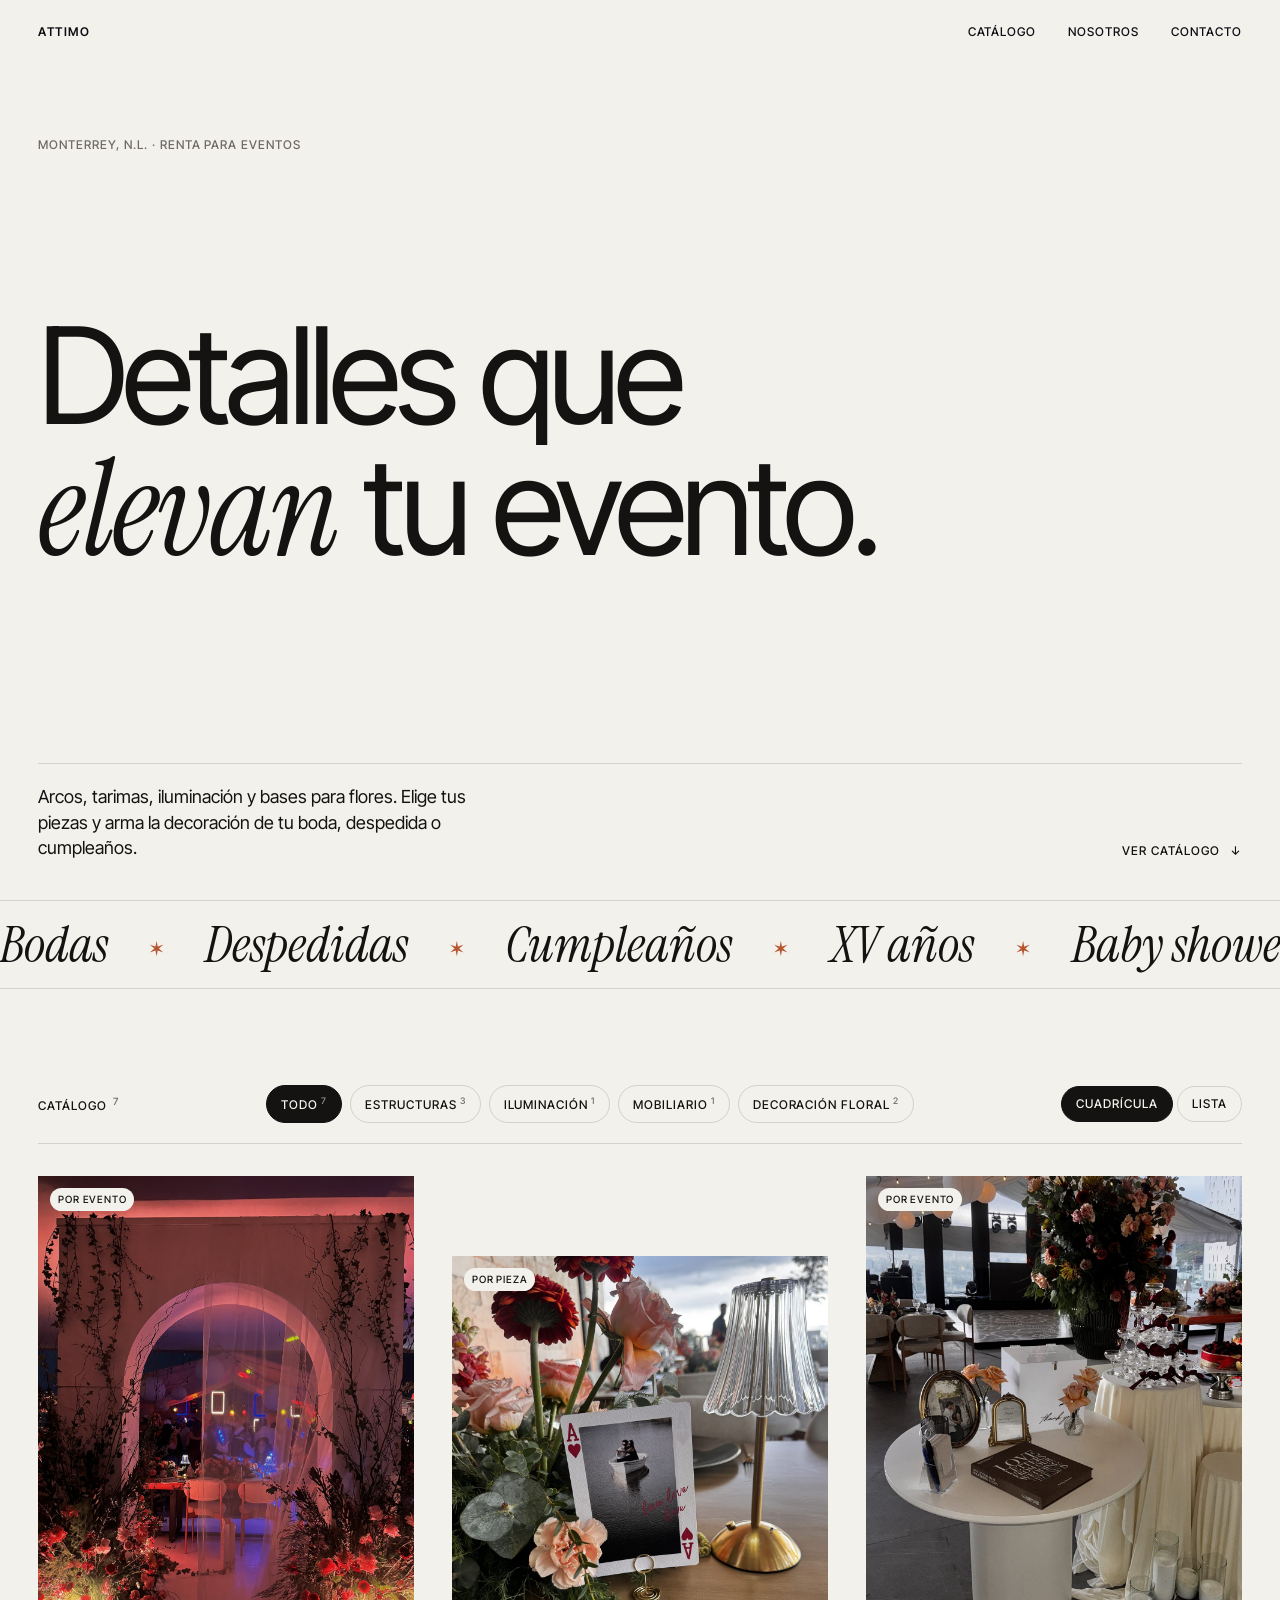
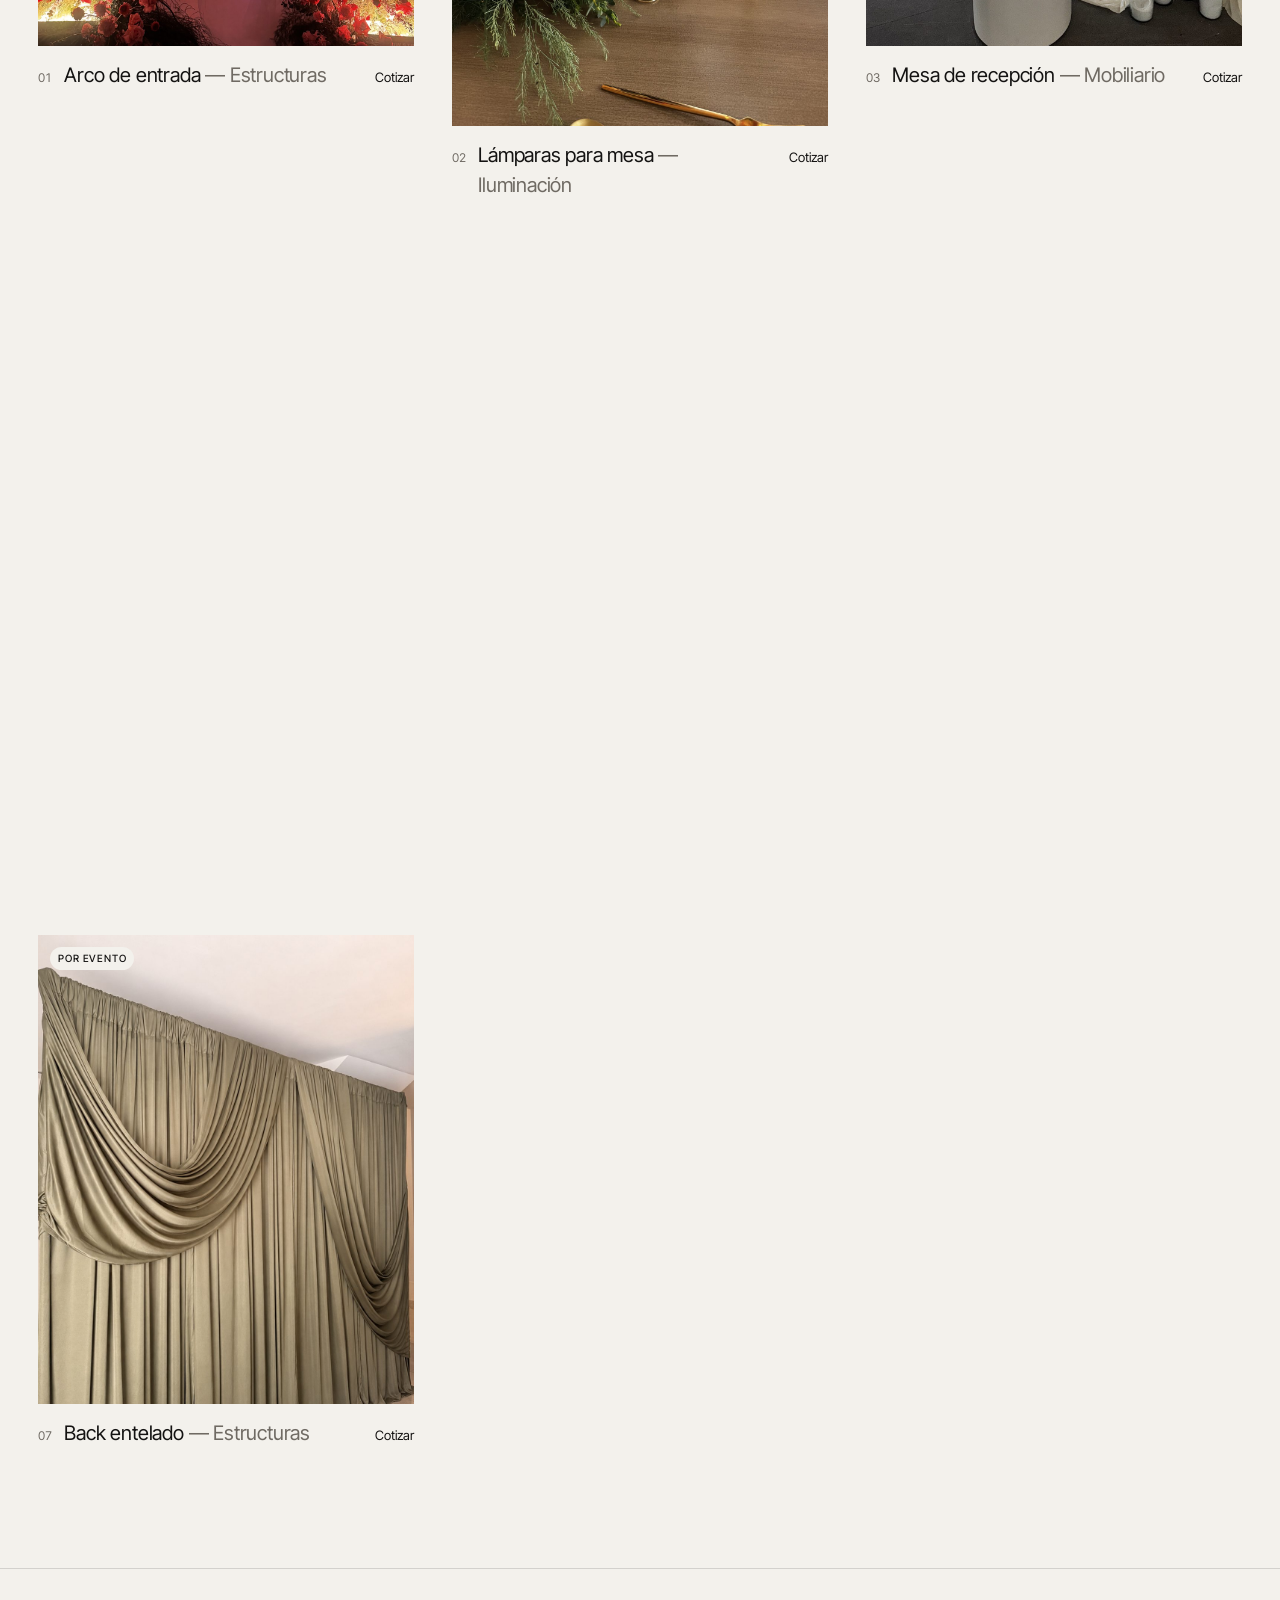
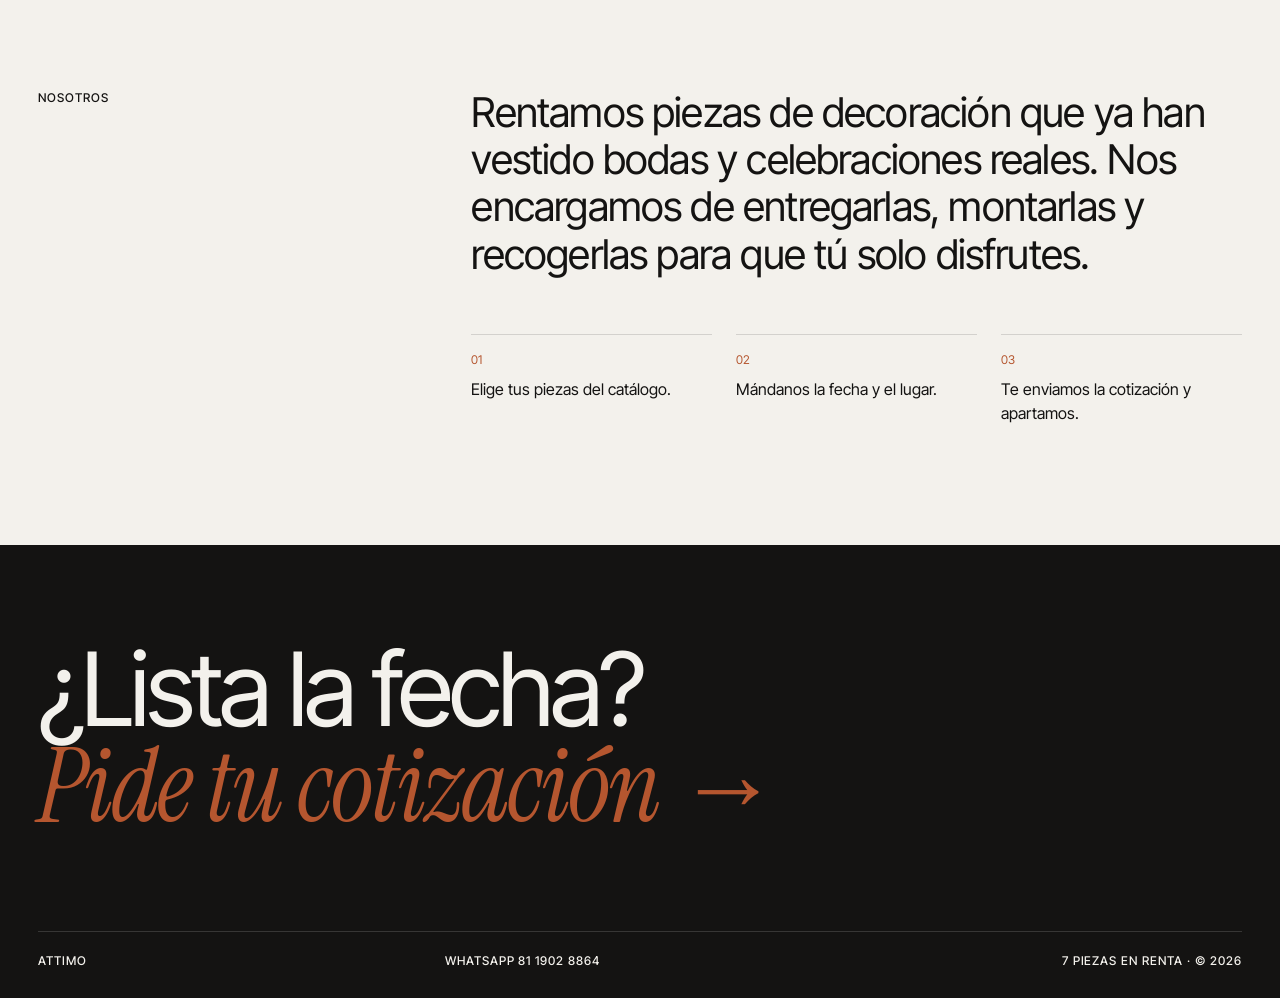
<file: index.html>
<!doctype html>
<html lang="es">
<head>
  <meta charset="utf-8">
  <meta name="viewport" content="width=device-width, initial-scale=1">
  <title>Attimo Decor · Renta para eventos</title>
  <meta name="description" content="Renta de mobiliario y decoración para bodas, despedidas y cumpleaños.">
  <link rel="preconnect" href="https://fonts.googleapis.com">
  <link rel="preconnect" href="https://fonts.gstatic.com" crossorigin>
  <link href="https://fonts.googleapis.com/css2?family=Inter+Tight:wght@300;400;500;600&family=Instrument+Serif:ital@0;1&display=swap" rel="stylesheet">
  <link rel="stylesheet" href="css/styles.css">
</head>
<body class="page-home">
  <div class="curtain" aria-hidden="true"></div>

  <header class="site-header">
    <a href="index.html" class="brand" data-negocio="nombre">Attimo</a>
    <nav class="nav-inline" aria-label="Principal">
      <a href="#catalogo">Catálogo</a>
      <a href="#nosotros">Nosotros</a>
      <a href="#contacto">Contacto</a>
    </nav>
    <button class="menu-toggle" aria-expanded="false" aria-controls="menu">Menú</button>
  </header>

  <div class="menu-overlay" id="menu" hidden>
    <button class="menu-close">× Cerrar</button>
    <ol class="menu-list" data-menu-list></ol>
    <p class="menu-foot" data-negocio="lema"></p>
  </div>

  <main>
    <section class="hero">
      <p class="eyebrow reveal"><span data-negocio="ciudad"></span> · Renta para eventos</p>
      <h1 class="hero-title">
        <span class="line"><span>Detalles que</span></span>
        <span class="line"><span><em>elevan</em> tu evento.</span></span>
      </h1>
      <div class="hero-foot reveal">
        <p class="hero-lede">Arcos, tarimas, iluminación y bases para flores. Elige tus piezas y arma la decoración de tu boda, despedida o cumpleaños.</p>
        <a href="#catalogo" class="scroll-cue">Ver catálogo <span aria-hidden="true">↓</span></a>
      </div>
    </section>

    <div class="marquee" aria-hidden="true"><div class="marquee-track" data-marquee></div></div>

    <section class="catalog" id="catalogo">
      <div class="catalog-bar">
        <h2 class="section-label">Catálogo <sup data-total></sup></h2>
        <div class="filters" role="toolbar" aria-label="Filtrar por categoría" data-filters></div>
        <div class="view-toggle" role="group" aria-label="Vista">
          <button class="is-active" data-view="grid" aria-pressed="true">Cuadrícula</button>
          <button data-view="list" aria-pressed="false">Lista</button>
        </div>
      </div>

      <ul class="works is-grid" data-works></ul>
      <div class="hover-preview" aria-hidden="true"><img alt=""></div>
    </section>

    <section class="about" id="nosotros">
      <p class="section-label reveal">Nosotros</p>
      <p class="about-text reveal">Rentamos piezas de decoración que ya han vestido bodas y celebraciones reales. Nos encargamos de entregarlas, montarlas y recogerlas para que tú solo disfrutes.</p>
      <ol class="steps">
        <li class="reveal"><span>01</span>Elige tus piezas del catálogo.</li>
        <li class="reveal"><span>02</span>Mándanos la fecha y el lugar.</li>
        <li class="reveal"><span>03</span>Te enviamos la cotización y apartamos.</li>
      </ol>
    </section>
  </main>

  <footer class="site-footer" id="contacto">
    <p class="footer-cta reveal">¿Lista la fecha? <a data-cta href="#">Pide tu cotización <span aria-hidden="true">→</span></a></p>
    <div class="footer-grid">
      <p data-negocio="nombre"></p>
      <p data-contacto></p>
      <p><span data-total-text></span> piezas en renta · © <span data-year></span></p>
    </div>
  </footer>

  <script src="js/productos.js"></script>
  <script src="js/main.js"></script>
</body>
</html>
</file>
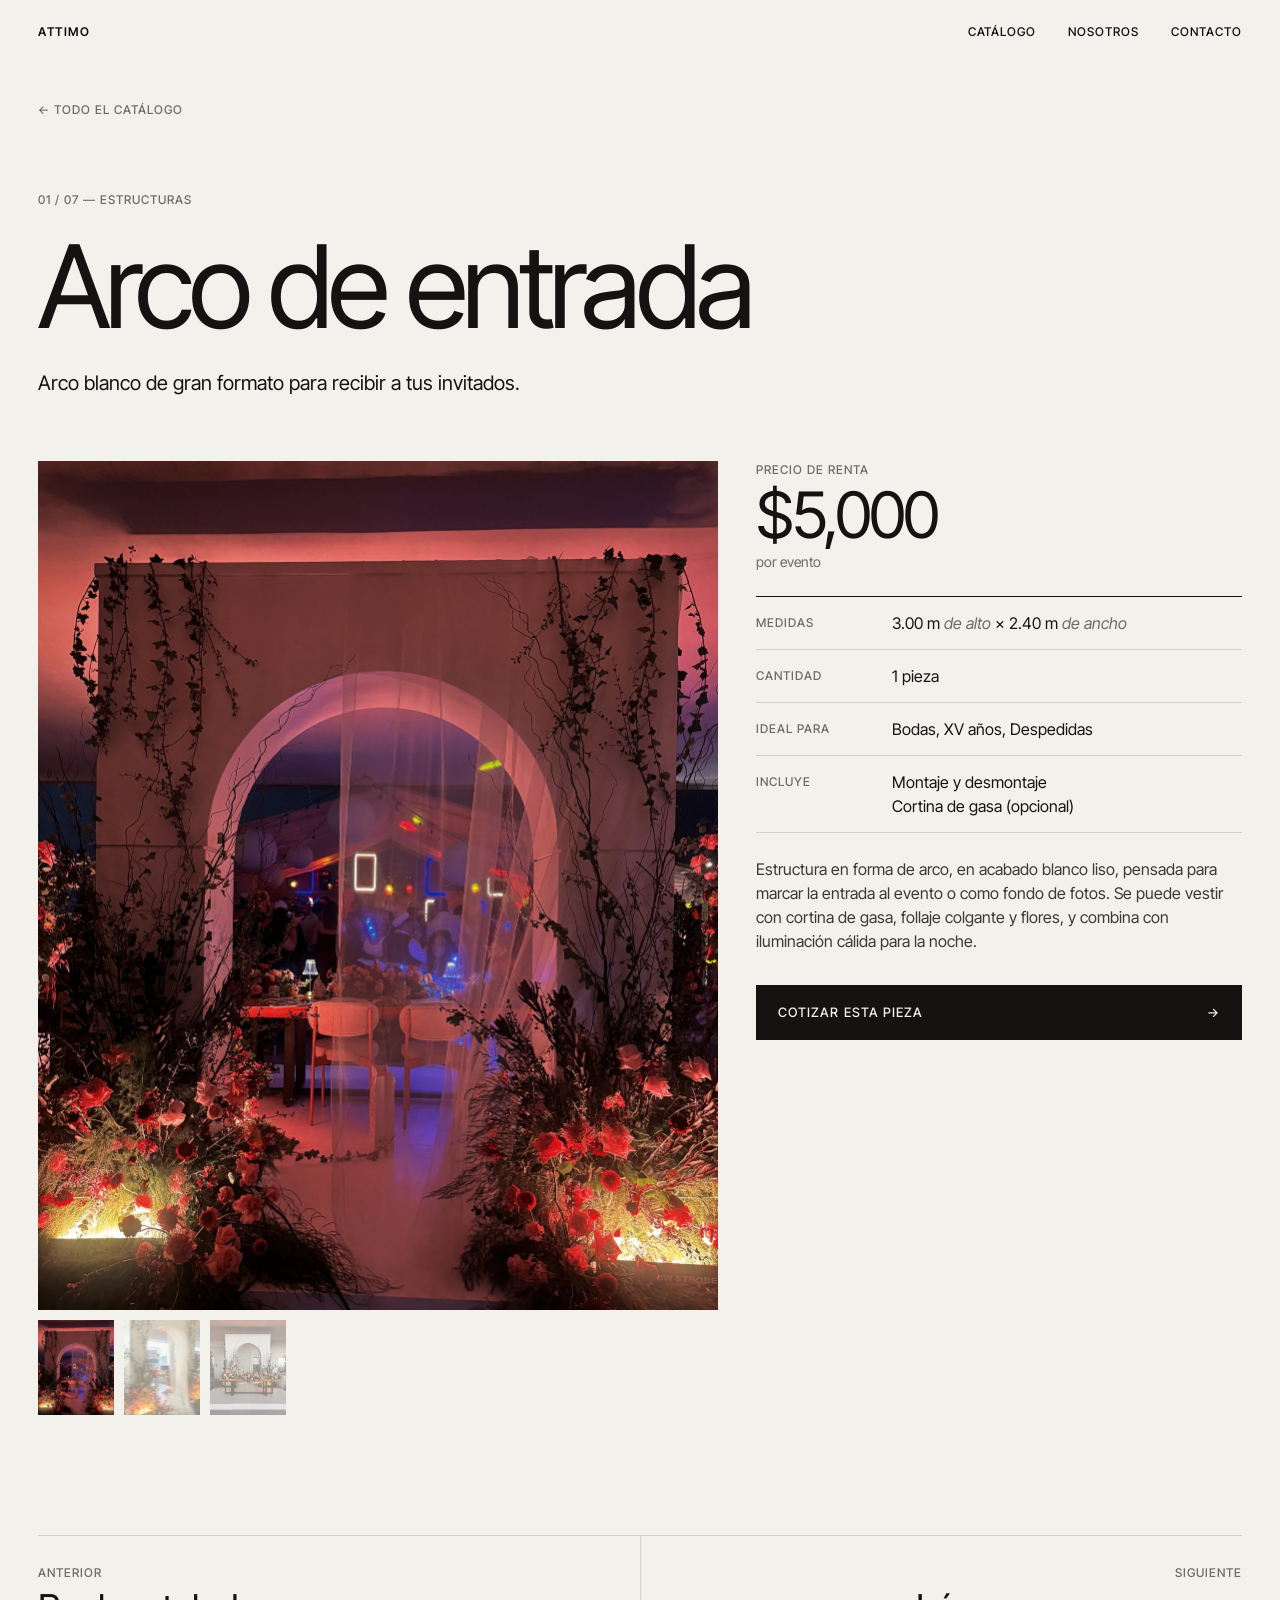
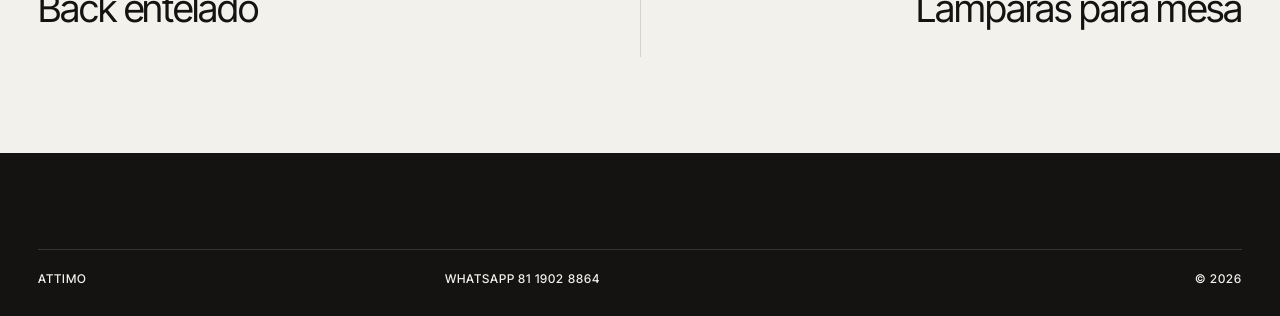
<file: producto.html>
<!doctype html>
<html lang="es">
<head>
  <meta charset="utf-8">
  <meta name="viewport" content="width=device-width, initial-scale=1">
  <title>Producto · Catálogo de renta</title>
  <link rel="preconnect" href="https://fonts.googleapis.com">
  <link rel="preconnect" href="https://fonts.gstatic.com" crossorigin>
  <link href="https://fonts.googleapis.com/css2?family=Inter+Tight:wght@300;400;500;600&family=Instrument+Serif:ital@0;1&display=swap" rel="stylesheet">
  <link rel="stylesheet" href="css/styles.css">
</head>
<body class="page-product">
  <div class="curtain" aria-hidden="true"></div>

  <header class="site-header">
    <a href="index.html" class="brand" data-negocio="nombre">Attimo</a>
    <nav class="nav-inline" aria-label="Principal">
      <a href="index.html#catalogo">Catálogo</a>
      <a href="index.html#nosotros">Nosotros</a>
      <a href="#contacto">Contacto</a>
    </nav>
    <button class="menu-toggle" aria-expanded="false" aria-controls="menu">Menú</button>
  </header>

  <div class="menu-overlay" id="menu" hidden>
    <button class="menu-close">× Cerrar</button>
    <ol class="menu-list" data-menu-list></ol>
    <p class="menu-foot" data-negocio="lema"></p>
  </div>

  <main class="product" data-product>
    <a href="index.html#catalogo" class="back-link">← Todo el catálogo</a>

    <header class="product-head">
      <p class="eyebrow"><span data-p="index"></span> — <span data-p="categoria"></span></p>
      <h1 class="product-title"><span class="line"><span data-p="nombre"></span></span></h1>
      <p class="product-lede" data-p="resumen"></p>
    </header>

    <div class="product-body">
      <div class="gallery" data-gallery>
        <div class="gallery-main"><img data-gallery-main alt=""></div>
        <div class="gallery-thumbs" data-gallery-thumbs></div>
      </div>

      <aside class="specs">
        <div class="price">
          <span class="price-label">Precio de renta</span>
          <span class="price-value" data-p="precio"></span>
          <span class="price-unit" data-p="unidad"></span>
        </div>
        <dl class="spec-list">
          <div><dt>Medidas</dt><dd data-p="medidas"></dd></div>
          <div data-material-row><dt>Material</dt><dd data-p="material"></dd></div>
          <div><dt>Cantidad</dt><dd data-p="cantidad"></dd></div>
          <div><dt>Ideal para</dt><dd data-p="eventos"></dd></div>
          <div data-incluye-row><dt>Incluye</dt><dd data-p="incluye"></dd></div>
          <div data-opciones-row hidden><dt>Opciones</dt><dd data-p="opciones"></dd></div>
        </dl>
        <p class="product-note" data-p="nota" hidden></p>
        <p class="product-desc" data-p="descripcion"></p>
        <a class="btn" data-cta href="#">Cotizar esta pieza <span aria-hidden="true">→</span></a>
      </aside>
    </div>

    <nav class="product-nav" aria-label="Otros productos">
      <a data-prev href="#"><small>Anterior</small><span></span></a>
      <a data-next href="#"><small>Siguiente</small><span></span></a>
    </nav>
  </main>

  <footer class="site-footer" id="contacto">
    <div class="footer-grid">
      <p data-negocio="nombre"></p>
      <p data-contacto></p>
      <p>© <span data-year></span></p>
    </div>
  </footer>

  <script src="js/productos.js"></script>
  <script src="js/main.js"></script>
</body>
</html>
</file>
<file: css/styles.css>
/* ════════════════════════════════════════════════════════════════
   styles.css — Catálogo de renta para eventos
   Estilo editorial minimalista: tipografía grotesca grande,
   mayúsculas pequeñas para etiquetas, mucho blanco, fotos protagonistas.
   ════════════════════════════════════════════════════════════════ */

:root {
  --bg: #f3f1ec;
  --ink: #141312;
  --muted: #6f6a63;
  --line: rgba(20, 19, 18, .14);
  --accent: #b5562f;           /* terracota, tomado de las flores de las fotos */
  --card: #e8e4dc;

  --f-sans: "Inter Tight", system-ui, -apple-system, "Segoe UI", sans-serif;
  --f-serif: "Instrument Serif", Georgia, serif;

  --gutter: clamp(16px, 3vw, 40px);
  --ease: cubic-bezier(.22, .8, .2, 1);
  --header-h: 64px;
}

*, *::before, *::after { box-sizing: border-box; }
html { scroll-behavior: smooth; }
body {
  margin: 0;
  background: var(--bg);
  color: var(--ink);
  font-family: var(--f-sans);
  font-size: 16px;
  line-height: 1.5;
  -webkit-font-smoothing: antialiased;
  overflow-x: hidden;
}
img { display: block; max-width: 100%; }
a { color: inherit; text-decoration: none; }
button { font: inherit; color: inherit; background: none; border: 0; cursor: pointer; padding: 0; }
em { font-family: var(--f-serif); font-style: italic; font-weight: 400; }
::selection { background: var(--ink); color: var(--bg); }

/* ── Etiquetas pequeñas en mayúsculas ─────────────────────────── */
.eyebrow, .section-label, .nav-inline a, .menu-toggle, .brand,
.filters button, .view-toggle button, .scroll-cue, .back-link,
.price-label, .spec-list dt, .product-nav small, .menu-close, .site-footer {
  font-size: 12px;
  letter-spacing: .08em;
  text-transform: uppercase;
  font-weight: 500;
}

/* ── Cortina de transición entre páginas ──────────────────────── */
.curtain {
  position: fixed; inset: 0; z-index: 100;
  background: var(--ink);
  transform: scaleY(1); transform-origin: top;
  transition: transform .8s var(--ease);
  pointer-events: none;
}
body.is-ready .curtain { transform: scaleY(0); }
body.is-leaving .curtain { transform: scaleY(1); transform-origin: bottom; transition-duration: .5s; }

/* ── Header ───────────────────────────────────────────────────── */
.site-header {
  position: fixed; top: 0; left: 0; right: 0; z-index: 40;
  height: var(--header-h);
  display: flex; align-items: center; justify-content: space-between;
  padding: 0 var(--gutter);
  mix-blend-mode: difference;
  color: #fff;
}
.brand { font-weight: 600; letter-spacing: .12em; }
.nav-inline { display: flex; gap: 32px; }
.nav-inline a, .menu-toggle { position: relative; }
.nav-inline a::after, .menu-toggle::after {
  content: ""; position: absolute; left: 0; right: 0; bottom: -3px; height: 1px;
  background: currentColor; transform: scaleX(0); transform-origin: right;
  transition: transform .4s var(--ease);
}
.nav-inline a:hover::after, .menu-toggle:hover::after { transform: scaleX(1); transform-origin: left; }
.menu-toggle { display: none; }

/* ── Menú pantalla completa ───────────────────────────────────── */
.menu-overlay {
  position: fixed; inset: 0; z-index: 60;
  background: var(--ink); color: var(--bg);
  padding: calc(var(--header-h) + 24px) var(--gutter) var(--gutter);
  display: flex; flex-direction: column; justify-content: space-between;
  clip-path: inset(0 0 100% 0);
  transition: clip-path .7s var(--ease);
}
.menu-overlay[hidden] { display: flex; visibility: hidden; }
.menu-overlay.is-open { clip-path: inset(0 0 0 0); visibility: visible; }
.menu-close { position: absolute; top: 22px; right: var(--gutter); }
.menu-list { list-style: none; margin: 0; padding: 0; counter-reset: m; }
.menu-list li { overflow: hidden; border-bottom: 1px solid rgba(255,255,255,.12); }
.menu-list a {
  display: flex; align-items: baseline; gap: 16px;
  padding: 10px 0;
  font-size: clamp(32px, 7vw, 76px); line-height: 1.05; letter-spacing: -.03em;
  transform: translateY(110%); transition: transform .7s var(--ease), color .3s;
}
.menu-list a small { font-size: 12px; letter-spacing: .08em; color: rgba(255,255,255,.5); }
.menu-overlay.is-open .menu-list a { transform: none; }
.menu-list li:nth-child(2) a { transition-delay: .05s; }
.menu-list li:nth-child(3) a { transition-delay: .1s; }
.menu-list li:nth-child(4) a { transition-delay: .15s; }
.menu-list li:nth-child(5) a { transition-delay: .2s; }
.menu-list li:nth-child(6) a { transition-delay: .25s; }
.menu-list li:nth-child(7) a { transition-delay: .3s; }
.menu-list a:hover { color: var(--accent); }
.menu-foot { margin: 0; font-size: 12px; letter-spacing: .08em; text-transform: uppercase; color: rgba(255,255,255,.5); }

/* ── Hero ─────────────────────────────────────────────────────── */
.hero {
  min-height: 100svh;
  padding: calc(var(--header-h) + 8vh) var(--gutter) 40px;
  display: flex; flex-direction: column; justify-content: space-between;
}
.eyebrow { margin: 0 0 24px; color: var(--muted); }
.hero-title, .product-title {
  margin: 0;
  font-weight: 400;
  font-size: clamp(48px, 10.5vw, 168px);
  line-height: .92;
  letter-spacing: -.045em;
}
.hero-title em, .product-title em { letter-spacing: -.02em; }
.line { display: block; overflow: hidden; padding-bottom: .06em; }
.line > span { display: inline-block; transform: translateY(105%); transition: transform 1.1s var(--ease); }
body.is-ready .line > span { transform: none; }
.line:nth-child(2) > span { transition-delay: .08s; }
.line:nth-child(3) > span { transition-delay: .16s; }
.hero-foot {
  display: flex; justify-content: space-between; align-items: flex-end; gap: 32px;
  margin-top: 48px; padding-top: 20px; border-top: 1px solid var(--line);
}
.hero-lede { margin: 0; max-width: 440px; font-size: 18px; line-height: 1.4; }
.scroll-cue { display: inline-flex; gap: 10px; white-space: nowrap; }
.scroll-cue span { display: inline-block; animation: bob 1.8s var(--ease) infinite; }
@keyframes bob { 50% { transform: translateY(5px); } }

/* ── Marquee de tipos de evento ───────────────────────────────── */
.marquee { overflow: hidden; border-block: 1px solid var(--line); padding: 18px 0; }
.marquee-track { display: flex; width: max-content; animation: marquee 32s linear infinite; }
.marquee-track span {
  font-family: var(--f-serif); font-style: italic;
  font-size: clamp(28px, 4vw, 52px); line-height: 1; padding-right: 40px; white-space: nowrap;
}
.marquee-track span::after { content: "✶"; font-family: var(--f-sans); font-style: normal; font-size: .4em; vertical-align: middle; padding-left: 40px; color: var(--accent); }
@keyframes marquee { to { transform: translateX(-50%); } }

/* ── Barra del catálogo: filtros + vista ──────────────────────── */
.catalog { padding: 96px var(--gutter) 120px; position: relative; }
.catalog-bar {
  display: grid; grid-template-columns: auto 1fr auto; align-items: center; gap: 24px;
  padding-bottom: 20px; margin-bottom: 32px; border-bottom: 1px solid var(--line);
}
.section-label { margin: 0; }
.section-label sup { font-size: 10px; color: var(--muted); margin-left: 2px; }
.filters { display: flex; flex-wrap: wrap; gap: 8px; justify-content: center; }
.filters button, .view-toggle button {
  padding: 8px 14px; border: 1px solid var(--line); border-radius: 999px;
  transition: background .3s, color .3s, border-color .3s;
}
.filters button sup { font-size: 9px; margin-left: 3px; opacity: .6; }
.filters button:hover, .view-toggle button:hover { border-color: var(--ink); }
.filters button.is-active, .view-toggle button.is-active { background: var(--ink); color: var(--bg); border-color: var(--ink); }
.view-toggle { display: flex; gap: 4px; }

/* ── Productos: vista cuadrícula ──────────────────────────────── */
.works { list-style: none; margin: 0; padding: 0; }
.works.is-grid {
  display: grid; grid-template-columns: repeat(3, 1fr);
  gap: 56px var(--gutter);
}
.work { transition: opacity .5s var(--ease), transform .5s var(--ease); }
.work.is-hidden { display: none; }
.work a { display: block; }
.work-media {
  position: relative; overflow: hidden; background: var(--card);
  aspect-ratio: 4 / 5;
}
.work-media img {
  width: 100%; height: 100%; object-fit: cover;
  transform: scale(1.08); transition: transform 1.2s var(--ease), opacity .6s;
}
.work-media img + img { position: absolute; inset: 0; opacity: 0; }
.work a:hover .work-media img { transform: scale(1); }
.work a:hover .work-media img + img { opacity: 1; }
.work-media .tag {
  position: absolute; left: 12px; top: 12px; z-index: 2;
  background: var(--bg); padding: 4px 8px; border-radius: 999px;
  font-size: 10px; letter-spacing: .08em; text-transform: uppercase; font-weight: 500;
}
.work-meta {
  display: flex; justify-content: space-between; align-items: baseline; gap: 12px;
  padding-top: 14px;
}
.work-num { font-size: 12px; color: var(--muted); font-variant-numeric: tabular-nums; }
.work-title { margin: 0; font-size: 20px; font-weight: 400; letter-spacing: -.01em; flex: 1; }
.work-title .cat { color: var(--muted); }
.work-price { font-size: 13px; white-space: nowrap; }
.work-arrow { display: none; }

/* Escalonado: columnas desfasadas como revista */
.works.is-grid .work:nth-child(3n+2) { margin-top: 80px; }

/* ── Productos: vista lista ───────────────────────────────────── */
.works.is-list { margin-top: -33px; }
.works.is-list .work { border-bottom: 1px solid var(--line); }
.works.is-list .work-media { display: none; }
.works.is-list .work-meta { padding: 22px 0; align-items: center; transition: padding .4s var(--ease); }
.works.is-list .work-title { font-size: clamp(24px, 3.4vw, 48px); letter-spacing: -.03em; line-height: 1.05; }
.works.is-list .work-arrow { display: inline-block; transition: transform .4s var(--ease); }
.works.is-list .work a:hover .work-meta { padding-left: 16px; }
.works.is-list .work a:hover .work-arrow { transform: translateX(6px); }
.works.is-list:hover .work a { opacity: .35; transition: opacity .3s; }
.works.is-list:hover .work a:hover { opacity: 1; }

/* Imagen flotante que sigue al cursor en la vista lista */
.hover-preview {
  position: fixed; left: 0; top: 0; z-index: 30;
  width: 280px; aspect-ratio: 4 / 5; pointer-events: none;
  opacity: 0; transform: translate(-50%, -50%) scale(.85);
  transition: opacity .3s, transform .4s var(--ease);
  overflow: hidden;
}
.hover-preview img { width: 100%; height: 100%; object-fit: cover; }
.hover-preview.is-visible { opacity: 1; transform: translate(-50%, -50%) scale(1); }

/* ── Nosotros ─────────────────────────────────────────────────── */
.about { padding: 120px var(--gutter); border-top: 1px solid var(--line); display: grid; grid-template-columns: 1fr 2fr; gap: 24px 48px; }
.about-text { margin: 0; font-size: clamp(26px, 3.2vw, 44px); line-height: 1.15; letter-spacing: -.02em; }
.steps { grid-column: 2; list-style: none; margin: 32px 0 0; padding: 0; display: grid; grid-template-columns: repeat(3, 1fr); gap: 24px; }
.steps li { border-top: 1px solid var(--line); padding-top: 16px; font-size: 16px; }
.steps span { display: block; font-size: 12px; color: var(--accent); margin-bottom: 8px; }

/* ── Footer ───────────────────────────────────────────────────── */
.site-footer { background: var(--ink); color: var(--bg); padding: 96px var(--gutter) 28px; }
.footer-cta {
  margin: 0 0 96px; text-transform: none; letter-spacing: -.04em; font-weight: 400;
  font-size: clamp(40px, 8vw, 128px); line-height: .95;
}
.footer-cta a { display: block; font-family: var(--f-serif); font-style: italic; letter-spacing: -.02em; color: var(--accent); transition: color .3s; }
.footer-cta a:hover { color: var(--bg); }
.footer-grid { display: grid; grid-template-columns: repeat(3, 1fr); gap: 16px; border-top: 1px solid rgba(255,255,255,.15); padding-top: 20px; }
.footer-grid p { margin: 0; }
.footer-grid p:last-child { text-align: right; }
.footer-grid a:hover { color: var(--accent); }

/* ── Página de producto ───────────────────────────────────────── */
.product { padding: calc(var(--header-h) + 32px) var(--gutter) 96px; }
.back-link { display: inline-block; margin-bottom: 8vh; color: var(--muted); transition: color .3s; }
.back-link:hover { color: var(--ink); }
.product-title { font-size: clamp(44px, 9vw, 140px); }
.product-lede { margin: 24px 0 0; max-width: 560px; font-size: 20px; line-height: 1.35; }
.product-body { display: grid; grid-template-columns: 1.4fr 1fr; gap: 48px var(--gutter); margin-top: 64px; align-items: start; }

.gallery-main { overflow: hidden; background: var(--card); aspect-ratio: 4 / 5; }
.gallery-main img { width: 100%; height: 100%; object-fit: cover; transition: opacity .5s, transform 1.2s var(--ease); }
.gallery-main img.is-swapping { opacity: 0; transform: scale(1.04); }
.gallery-thumbs { display: flex; gap: 10px; margin-top: 10px; flex-wrap: wrap; }
.gallery-thumbs button { width: 76px; aspect-ratio: 4 / 5; overflow: hidden; opacity: .45; transition: opacity .3s; outline-offset: 2px; }
.gallery-thumbs button img { width: 100%; height: 100%; object-fit: cover; }
.gallery-thumbs button.is-active, .gallery-thumbs button:hover { opacity: 1; }

.specs { position: sticky; top: calc(var(--header-h) + 16px); }
.price { display: grid; gap: 4px; padding-bottom: 24px; border-bottom: 1px solid var(--ink); }
.price-label { color: var(--muted); }
.price-value { font-size: clamp(40px, 5vw, 64px); line-height: 1; letter-spacing: -.04em; }
.price-unit { color: var(--muted); font-size: 14px; }
.spec-list { margin: 0; }
.spec-list > div { display: grid; grid-template-columns: 120px 1fr; gap: 16px; padding: 14px 0; border-bottom: 1px solid var(--line); }
.spec-list > div[hidden] { display: none; }
.spec-list dt { color: var(--muted); padding-top: 3px; }
.spec-list dd { margin: 0; }
.spec-list dd em { font-family: var(--f-sans); font-style: italic; color: var(--muted); }
.spec-list .pending { color: var(--muted); font-style: italic; }
.product-note { margin: 14px 0 0; font-size: 14px; color: var(--muted); }
.product-desc { margin: 24px 0 32px; color: #3b3834; }
.btn {
  display: flex; justify-content: space-between; align-items: center;
  padding: 18px 22px; background: var(--ink); color: var(--bg);
  font-size: 13px; letter-spacing: .08em; text-transform: uppercase; font-weight: 500;
  transition: background .3s;
}
.btn span { transition: transform .4s var(--ease); }
.btn:hover { background: var(--accent); }
.btn:hover span { transform: translateX(6px); }

.product-nav { display: grid; grid-template-columns: 1fr 1fr; margin-top: 120px; border-top: 1px solid var(--line); }
.product-nav a { padding: 28px 0; display: grid; gap: 6px; }
.product-nav a + a { text-align: right; border-left: 1px solid var(--line); }
.product-nav small { color: var(--muted); }
.product-nav span { font-size: clamp(22px, 3vw, 40px); letter-spacing: -.03em; line-height: 1.05; transition: color .3s; }
.product-nav a:hover span { color: var(--accent); }

/* ── Teléfono bajo los botones de cotizar / sin foto ─────────── */
.cta-phone { display: block; margin-top: 12px; font-size: 14px; letter-spacing: .02em; color: var(--muted); }
.cta-phone a { color: var(--ink); text-decoration: underline; text-underline-offset: 3px; }
.footer-cta .cta-phone { font-family: var(--f-sans); font-size: clamp(16px, 1.6vw, 20px); letter-spacing: 0; margin-top: 20px; color: rgba(255,255,255,.6); }
.footer-cta .cta-phone a { display: inline; font-family: var(--f-sans); font-style: normal; letter-spacing: 0; color: var(--bg); }
.no-photo { position: absolute; inset: 0; display: grid; place-items: center; background: var(--card); }
.gallery-main { position: relative; }
.no-photo span { font-family: var(--f-serif); font-style: italic; font-size: 26px; color: var(--muted); }

/* ── Aparición al hacer scroll ────────────────────────────────── */
.reveal { opacity: 0; transform: translateY(28px); transition: opacity 1s var(--ease), transform 1s var(--ease); }
.reveal.is-in { opacity: 1; transform: none; }

/* ── Responsivo ───────────────────────────────────────────────── */
@media (max-width: 960px) {
  .works.is-grid { grid-template-columns: repeat(2, 1fr); }
  .works.is-grid .work:nth-child(3n+2) { margin-top: 0; }
  .works.is-grid .work:nth-child(2n) { margin-top: 64px; }
  .catalog-bar { grid-template-columns: 1fr auto; }
  .filters { grid-column: 1 / -1; grid-row: 2; justify-content: flex-start; }
  .about { grid-template-columns: 1fr; }
  .steps { grid-column: 1; }
  .product-body { grid-template-columns: 1fr; }
  .specs { position: static; }
}
@media (max-width: 640px) {
  :root { --header-h: 56px; }
  .nav-inline { display: none; }
  .menu-toggle { display: block; }
  .hero-foot { flex-direction: column; align-items: flex-start; }
  .works.is-grid { grid-template-columns: 1fr; gap: 40px; }
  .works.is-grid .work:nth-child(2n) { margin-top: 0; }
  .filters { flex-wrap: nowrap; overflow-x: auto; margin-inline: calc(var(--gutter) * -1); padding-inline: var(--gutter); scrollbar-width: none; }
  .filters button { white-space: nowrap; }
  .steps { grid-template-columns: 1fr; }
  .footer-grid { grid-template-columns: 1fr; }
  .footer-grid p:last-child { text-align: left; }
  .spec-list > div { grid-template-columns: 100px 1fr; }
  .hover-preview { display: none; }
}

@media (prefers-reduced-motion: reduce) {
  *, *::before, *::after { animation: none !important; transition-duration: .01ms !important; }
  .line > span, .reveal { transform: none; opacity: 1; }
}
</file>
